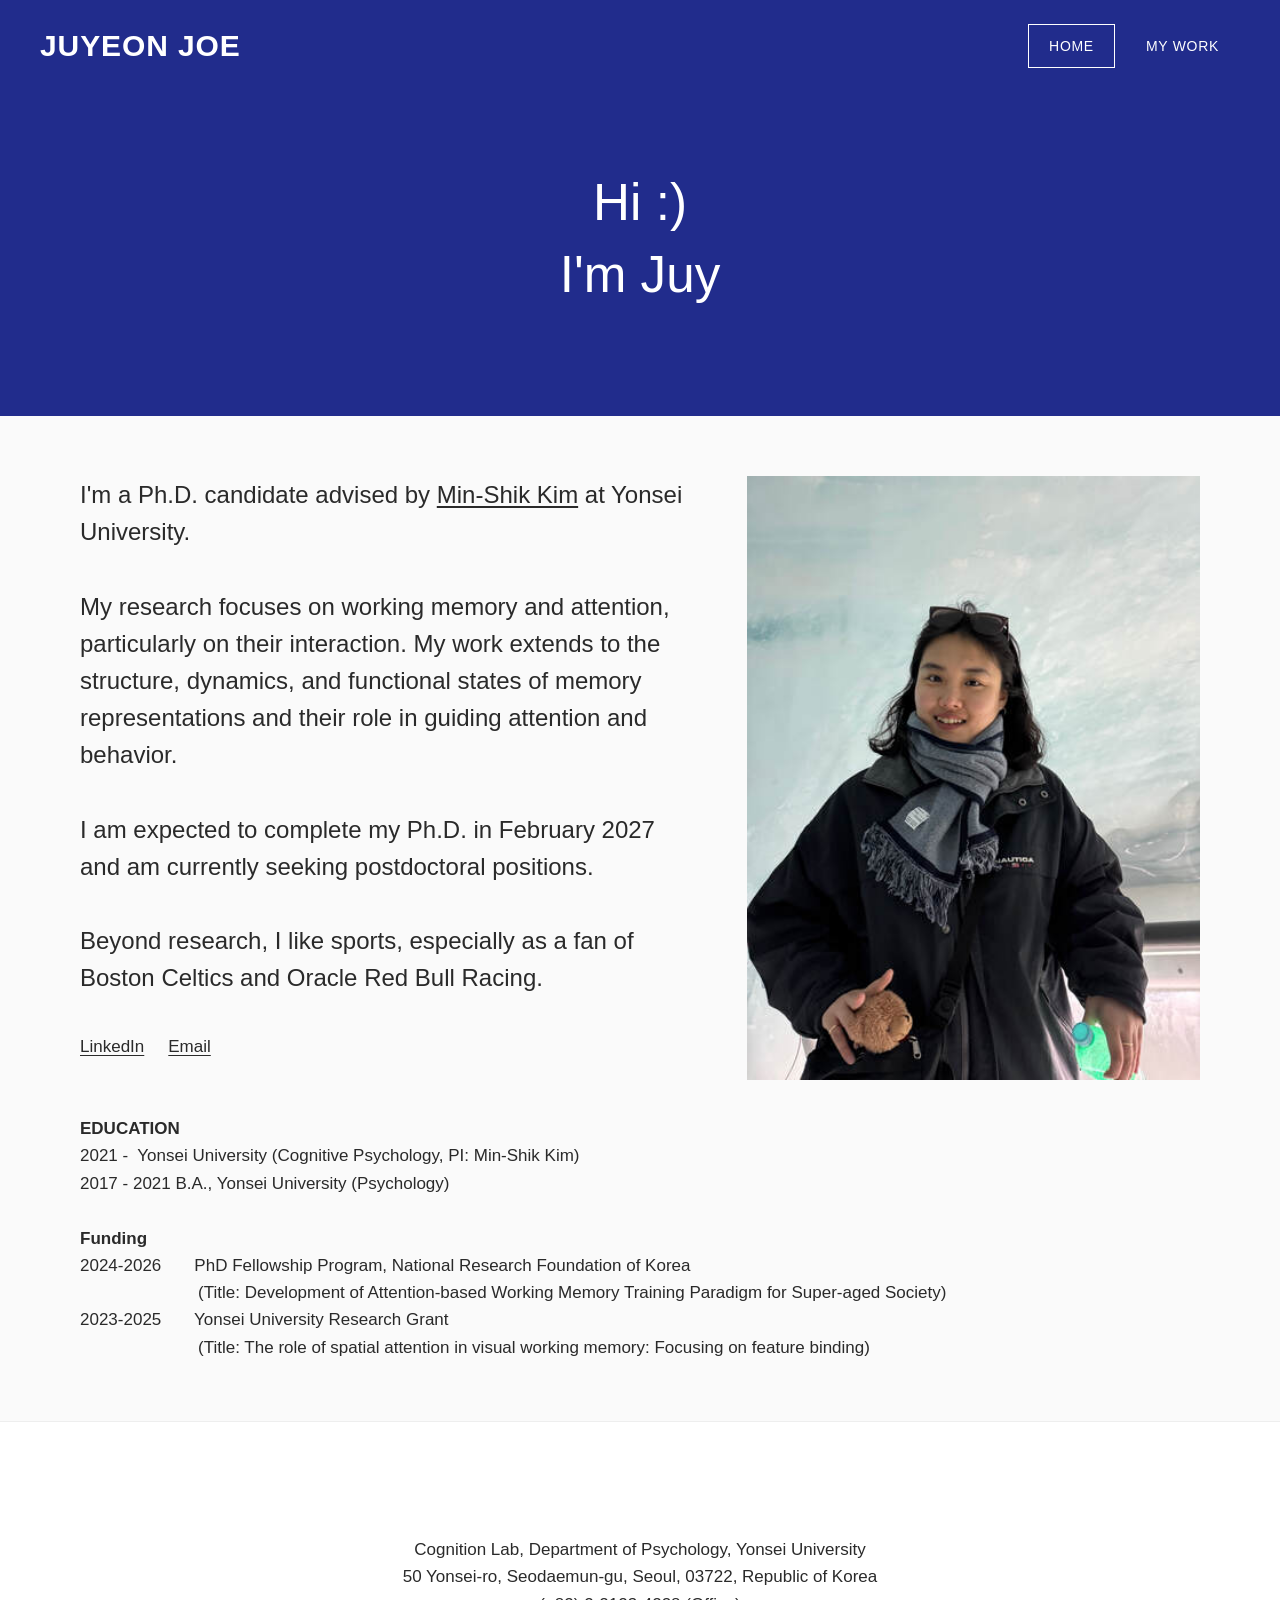
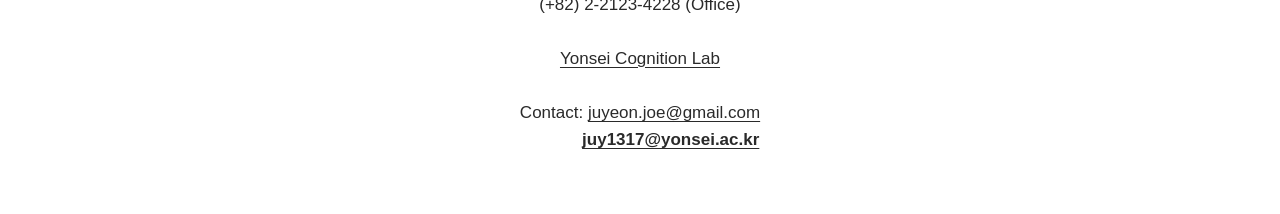
<file: index.html>
<!doctype html>
<html lang="en"><head><meta charset="utf-8"><meta name="viewport" content="width=device-width, initial-scale=1"><title>Home — Juyeon Joe</title><meta name="description" content="Juyeon Joe, Ph.D. candidate in cognitive psychology at Yonsei University. Research on working memory and attention."><link rel="stylesheet" href="assets/style.css"><script src="assets/site.js" defer></script></head>
<body><a class="skip" href="#main">Skip to content</a><header><a class="brand" href="index.html">JUYEON JOE</a><nav aria-label="Main navigation"><a href="index.html" aria-current="page">Home</a><a href="my-work.html">My Work</a></nav></header>
<section class="hero home-hero"><h1><span class="sr-only">Hi :) I’m Juyeon Joe. Welcome to my page!</span><span id="typing" aria-hidden="true">Hi :)<br>I’m Juyeon Joe.<br>Welcome to my page!</span></h1></section><main id="main"><section class="bio section"><div class="intro"><div class="paragraph">I&#x27;m a Ph.D. candidate advised by <a href="https://scholar.google.com/citations?user=7ATgAP8AAAAJ&amp;hl=ko&amp;oi=ao">Min-Shik Kim</a> at Yonsei University.  <br><br>My research focuses on working memory and attention, particularly on their interaction. My work extends to the structure, dynamics, and functional states of memory representations and their role in guiding attention and behavior.<br><br>I am expected to complete my Ph.D. in February 2027 and am currently seeking postdoctoral positions.<br><br>Beyond research, I like sports, especially as a fan of Boston Celtics and Oracle Red Bull Racing.<br><br></div><p class="social"><a href="https://kr.linkedin.com/in/juyeon-joe-7b673a199">LinkedIn</a><a href="mailto:juyeon.joe@gmail.com">Email</a></p></div><img class="portrait" src="assets/juyeon-joe.jpeg" alt="Juyeon Joe" width="600" height="800"></section><section class="section details"><div class="paragraph"><strong>EDUCATION</strong><br>2021 -  Yonsei University (Cognitive Psychology, PI: Min-Shik Kim)<br>2017 - 2021 B.A., Yonsei University (Psychology)</div><div class="paragraph"><strong>Funding </strong><br>2024-2026       PhD Fellowship Program, National Research Foundation of Korea<br>                         (Title: Development of Attention-based Working Memory Training Paradigm for Super-aged Society)<br>2023-2025       Yonsei University Research Grant <br>                         (Title: The role of spatial attention in visual working memory: Focusing on feature binding)</div></section><section class="contact section"><div class="paragraph"><br><br>Cognition Lab, Department of Psychology, Yonsei University<br>50 Yonsei-ro, Seodaemun-gu, Seoul, 03722, Republic of Korea<br>(+82) 2-2123-4228 (Office)<br><br><a href="https://sites.google.com/yonsei.ac.kr/coglab/%ED%99%88?authuser=0">Yonsei Cognition Lab</a><br><br>Contact: <a href="mailto:juyeon.joe@gmail.com">juyeon.joe@gmail.com</a><br><strong>             <a href="mailto:juy1317@yonsei.ac.kr">juy1317@yonsei.ac.kr</a></strong><a href="mailto:juyeon.joe@gmail.com"></a><br></div></section></main></body></html>
</file>
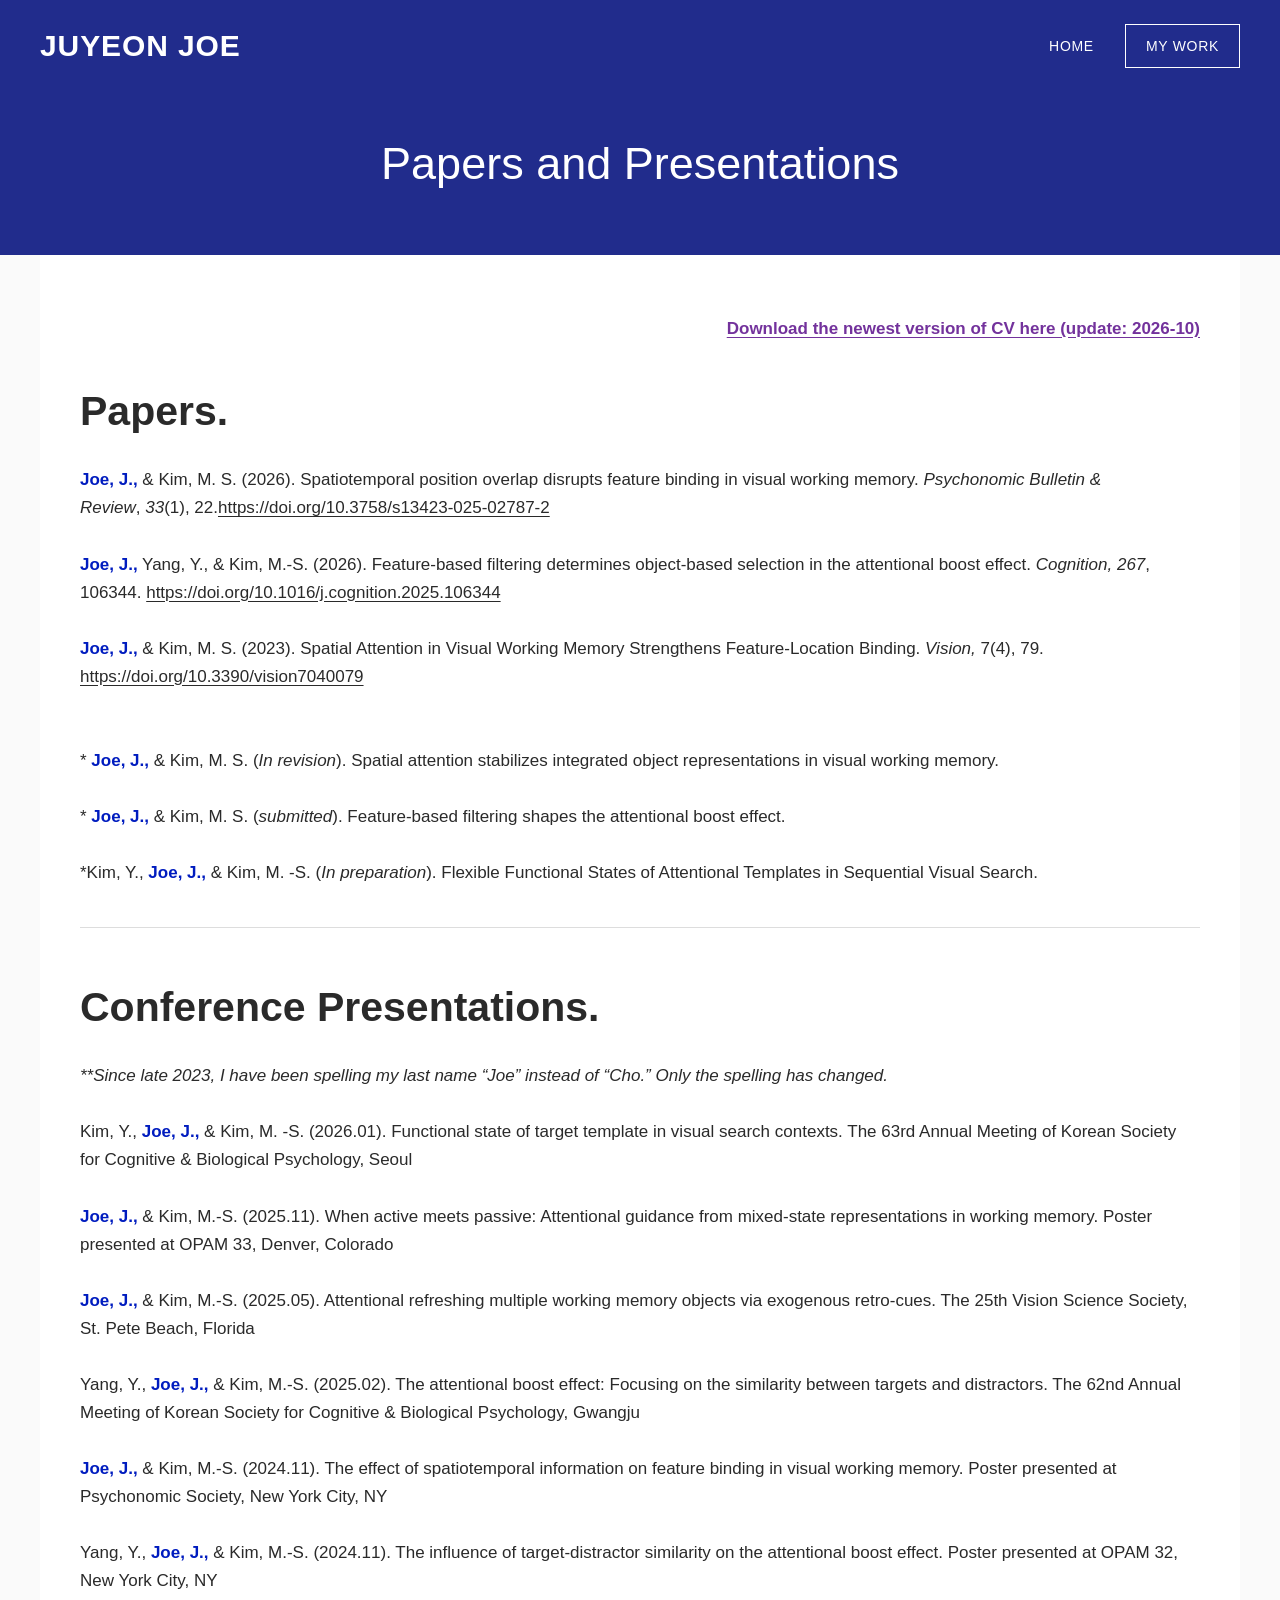
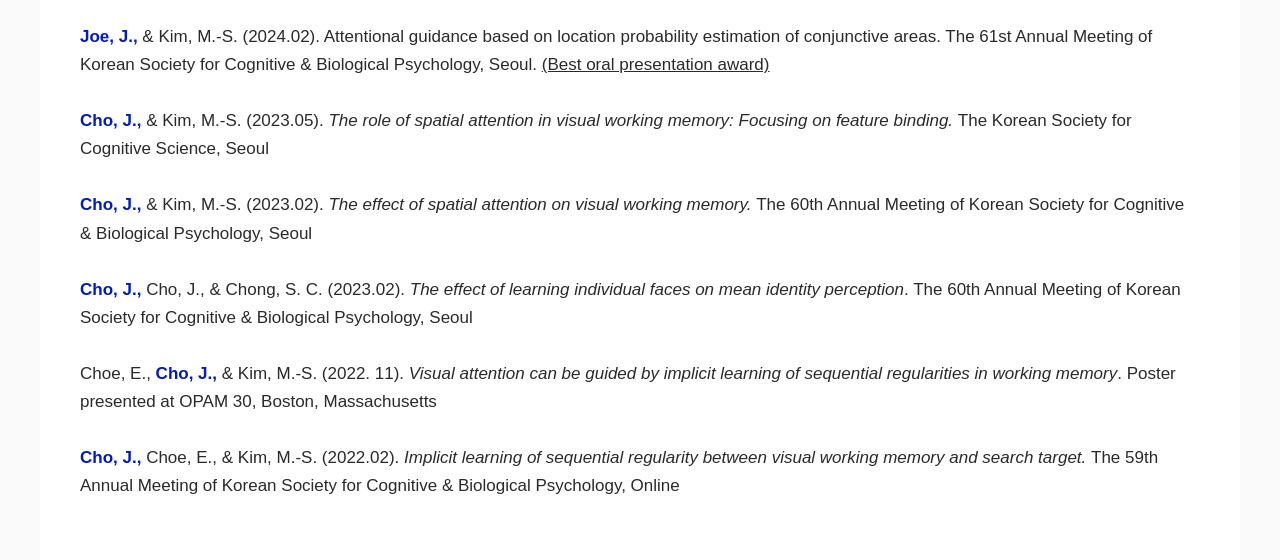
<file: my-work.html>
<!doctype html>
<html lang="en"><head><meta charset="utf-8"><meta name="viewport" content="width=device-width, initial-scale=1"><title>My Work — Juyeon Joe</title><meta name="description" content="Juyeon Joe, Ph.D. candidate in cognitive psychology at Yonsei University. Research on working memory and attention."><link rel="stylesheet" href="assets/style.css"><script src="assets/site.js" defer></script></head>
<body><a class="skip" href="#main">Skip to content</a><header><a class="brand" href="index.html">JUYEON JOE</a><nav aria-label="Main navigation"><a href="index.html">Home</a><a href="my-work.html" aria-current="page">My Work</a></nav></header>
<section class="hero work-hero"><h1>Papers and Presentations</h1></section><main id="main"><div class="section publications"><p class="cv"><a href="assets/cv_joe_ver2026.10.pdf">Download the newest version of CV here (update: 2026-10)</a></p><section><h2>Papers.</h2><div class="paragraph"><strong>Joe, J.,</strong> &amp; Kim, M. S. (2026). Spatiotemporal position overlap disrupts feature binding in visual working memory. <em>Psychonomic Bulletin &amp; Review</em>, <em>33</em>(1), 22.<a href="https://doi.org/10.3758/s13423-025-02787-2">https://doi.org/10.3758/s13423-025-02787-2</a><br><br><strong>Joe, J.,</strong> Yang, Y., &amp; Kim, M.-S. (2026). Feature-based filtering determines object-based selection in the attentional boost effect. <em>Cognition, 267</em>, 106344. <a href="https://doi.org/10.1016/j.cognition.2025.106344">https://doi.org/10.1016/j.cognition.2025.106344</a><br><br><strong>Joe, J.,</strong> &amp; Kim, M. S. (2023). Spatial Attention in Visual Working Memory Strengthens Feature-Location Binding. <em>Vision,</em> 7(4), 79. <a href="https://doi.org/10.3390/vision7040079">https://doi.org/10.3390/vision7040079</a><br><br><br>*<strong> Joe, J.,</strong> &amp; Kim, M. S. (<em>In revision</em>). Spatial attention stabilizes integrated object representations in visual working memory. </em><br><br>*<strong> Joe, J.,</strong> &amp; Kim, M. S. (<em>submitted</em>). Feature-based filtering shapes the attentional boost effect. </em><br><br>*Kim, Y., <strong>Joe, J.,</strong> &amp; Kim, M. -S. (<em>In preparation</em>). Flexible Functional States of Attentional Templates in Sequential Visual Search. </div></section><hr><section><h2>Conference Presentations.</h2><div class="paragraph"><em>**</em><em>Since late 2023, I have been spelling my last name “Joe” instead of “Cho.” Only the spelling has changed.</em><br><br>Kim, Y., <strong>Joe, J.,</strong> &amp; Kim, M. -S. (2026.01). Functional state of target template in visual search contexts. The 63rd Annual Meeting of Korean Society for Cognitive &amp; Biological Psychology, Seoul<br><br><strong>Joe, J.,</strong> &amp; Kim, M.-S. (2025.11). When active meets passive: Attentional guidance from mixed-state representations in working memory. Poster presented at OPAM 33, Denver, Colorado<br><br><strong>Joe, J.,</strong> &amp; Kim, M.-S. (2025.05). Attentional refreshing multiple working memory objects via exogenous retro-cues. The 25th Vision Science Society, St. Pete Beach, Florida<br><br>Yang, Y., <strong>Joe, J.,</strong> &amp; Kim, M.-S. (2025.02). The attentional boost effect: Focusing on the similarity between targets and distractors. The 62nd Annual Meeting of Korean Society for Cognitive &amp; Biological Psychology, Gwangju<br><br><strong>Joe, J.,</strong> &amp; Kim, M.-S. (2024.11). The effect of spatiotemporal information on feature binding in visual working memory. Poster presented at Psychonomic Society, New York City, NY<br><br>Yang, Y., <strong>Joe, J.,</strong> &amp; Kim, M.-S. (2024.11). The influence of target-distractor similarity on the attentional boost effect. Poster presented at OPAM 32, New York City, NY<br><br><strong>Joe, J.,</strong> &amp; Kim, M.-S. (2024.02). Attentional guidance based on location probability estimation of conjunctive areas. The 61st Annual Meeting of Korean Society for Cognitive &amp; Biological Psychology, Seoul. <u>(Best oral presentation award)</u><br><br><strong>Cho, J.,</strong> &amp; Kim, M.-S. (2023.05). <em>The role of spatial attention in visual working memory: Focusing on feature binding. </em>The Korean Society for Cognitive Science, Seoul<br><br><strong>Cho, J.,</strong> &amp; Kim, M.-S. (2023.02). <em>The effect of spatial attention on visual working memory. </em>The 60th Annual Meeting of Korean Society for Cognitive &amp; Biological Psychology, Seoul<br><br><strong>Cho, J.,</strong> Cho, J., &amp; Chong, S. C. (2023.02). <em>The effect of learning individual faces on mean identity perception</em>. The 60th Annual Meeting of Korean Society for Cognitive &amp; Biological Psychology, Seoul<br><br>Choe, E., <strong>Cho, J.,</strong> &amp; Kim, M.-S. (2022. 11). <em>Visual attention can be guided by implicit learning of sequential regularities in working memory</em>. Poster presented at OPAM 30, Boston, Massachusetts<br><br><strong>Cho, J.,</strong> Choe, E., &amp; Kim, M.-S. (2022.02). <em>Implicit learning of sequential regularity between visual working memory and search target. </em>The 59th Annual Meeting of Korean Society for Cognitive &amp; Biological Psychology, Online</div></section></div></main></body></html>
</file>
<file: assets/style.css>
*{box-sizing:border-box}html{scroll-behavior:smooth}body{margin:0;color:#2a2a2a;font:17px/1.6 Arial,Helvetica,sans-serif;background:#fafafa}a{color:inherit;text-underline-offset:3px}a:hover{color:#212c8c}a:focus-visible{outline:3px solid #a96ed2;outline-offset:5px}header{display:flex;align-items:center;justify-content:space-between;padding:22px 40px;background:#212c8c;color:white;gap:20px}.brand{font-size:30px;font-weight:700;letter-spacing:.03em;text-decoration:none}nav{display:flex;gap:10px}nav a{text-decoration:none;font-size:14px;text-transform:uppercase;letter-spacing:.05em;padding:10px 20px;border:1px solid transparent}nav a[aria-current]{border-color:currentColor}header a:hover{color:white;opacity:.8}.hero{background:#212c8c;color:white;text-align:center;padding:35px 24px 65px}.hero h1{margin:0;font-weight:400;line-height:1.4;font-size:clamp(30px,4vw,53px)}.home-hero h1{min-height:224px;display:flex;align-items:center;justify-content:center}.work-hero{padding:40px 24px 60px}.work-hero h1{font-size:clamp(30px,4vw,45px)}.section{max-width:1200px;margin:auto;padding:60px 40px}.bio{display:grid;grid-template-columns:1.35fr 1fr;gap:55px;align-items:start;padding-bottom:15px}.intro{font-size:24px;line-height:1.55}.portrait{display:block;width:100%;height:auto}.paragraph{overflow-wrap:anywhere}.social{display:flex;gap:24px;font-size:17px;margin:0}.details{padding-top:20px}.details .paragraph+.paragraph{margin-top:28px}.contact{max-width:none;text-align:center;background:white;border-top:1px solid #eee}.publications{background:white}.publications h2{font-size:clamp(28px,4vw,41px);line-height:1.2;margin:20px 0 30px}.publications strong{color:#001cbf}.publications .paragraph{line-height:1.65}.cv{text-align:right;color:#73329c;font-weight:bold;margin:0 0 45px}.publications hr{border:0;border-top:1px solid #ddd;margin:40px 0 55px}.sr-only,.skip:not(:focus){position:absolute;width:1px;height:1px;padding:0;overflow:hidden;clip:rect(0,0,0,0);white-space:nowrap}.skip:focus{position:absolute;background:white;padding:12px;z-index:2}@media(max-width:700px){header{padding:20px;flex-wrap:wrap}.brand{font-size:24px}nav a{padding:8px 12px}.hero{padding:28px 20px 38px}.home-hero h1{min-height:150px}.section{padding:35px 22px}.bio{grid-template-columns:1fr;gap:30px}.intro{font-size:20px}.portrait{max-width:430px;margin:auto}.details{padding-top:10px}.cv{text-align:left}.contact{font-size:16px}}@media(prefers-reduced-motion:reduce){html{scroll-behavior:auto}}
</file>
